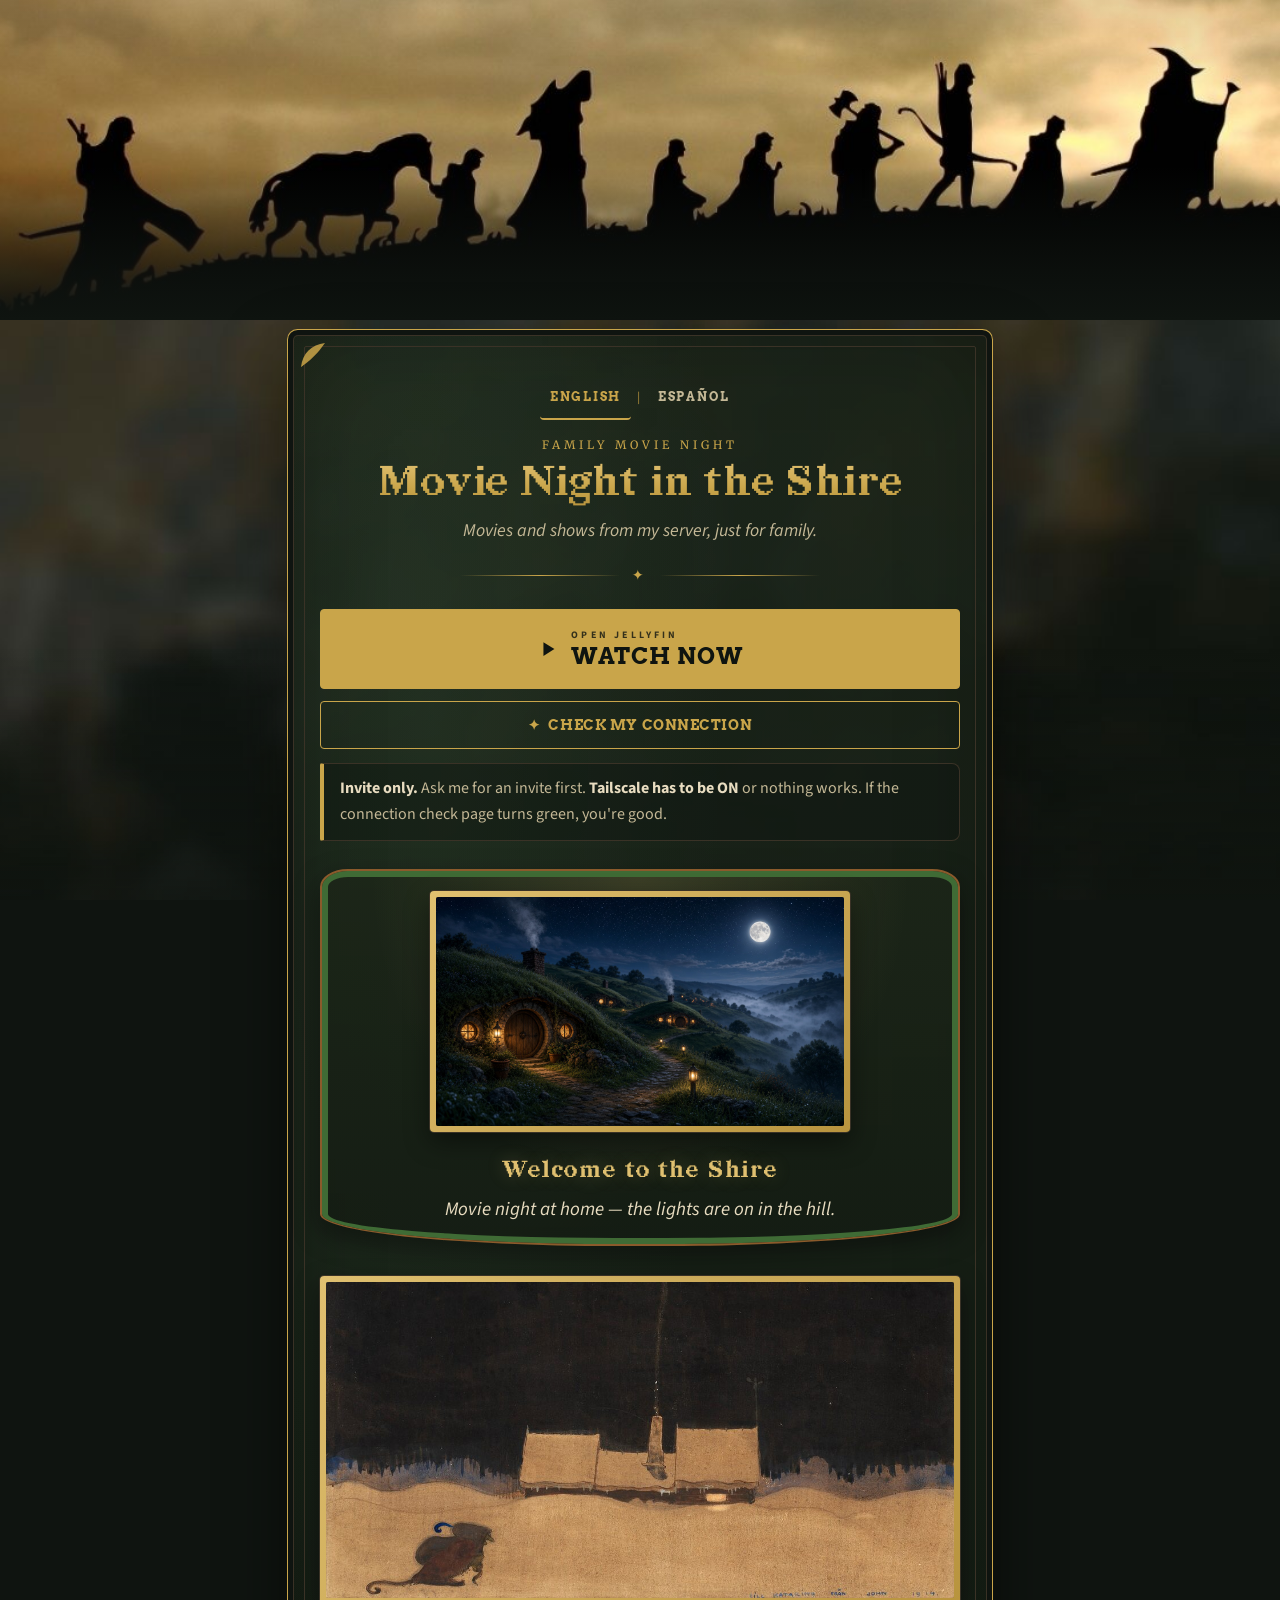
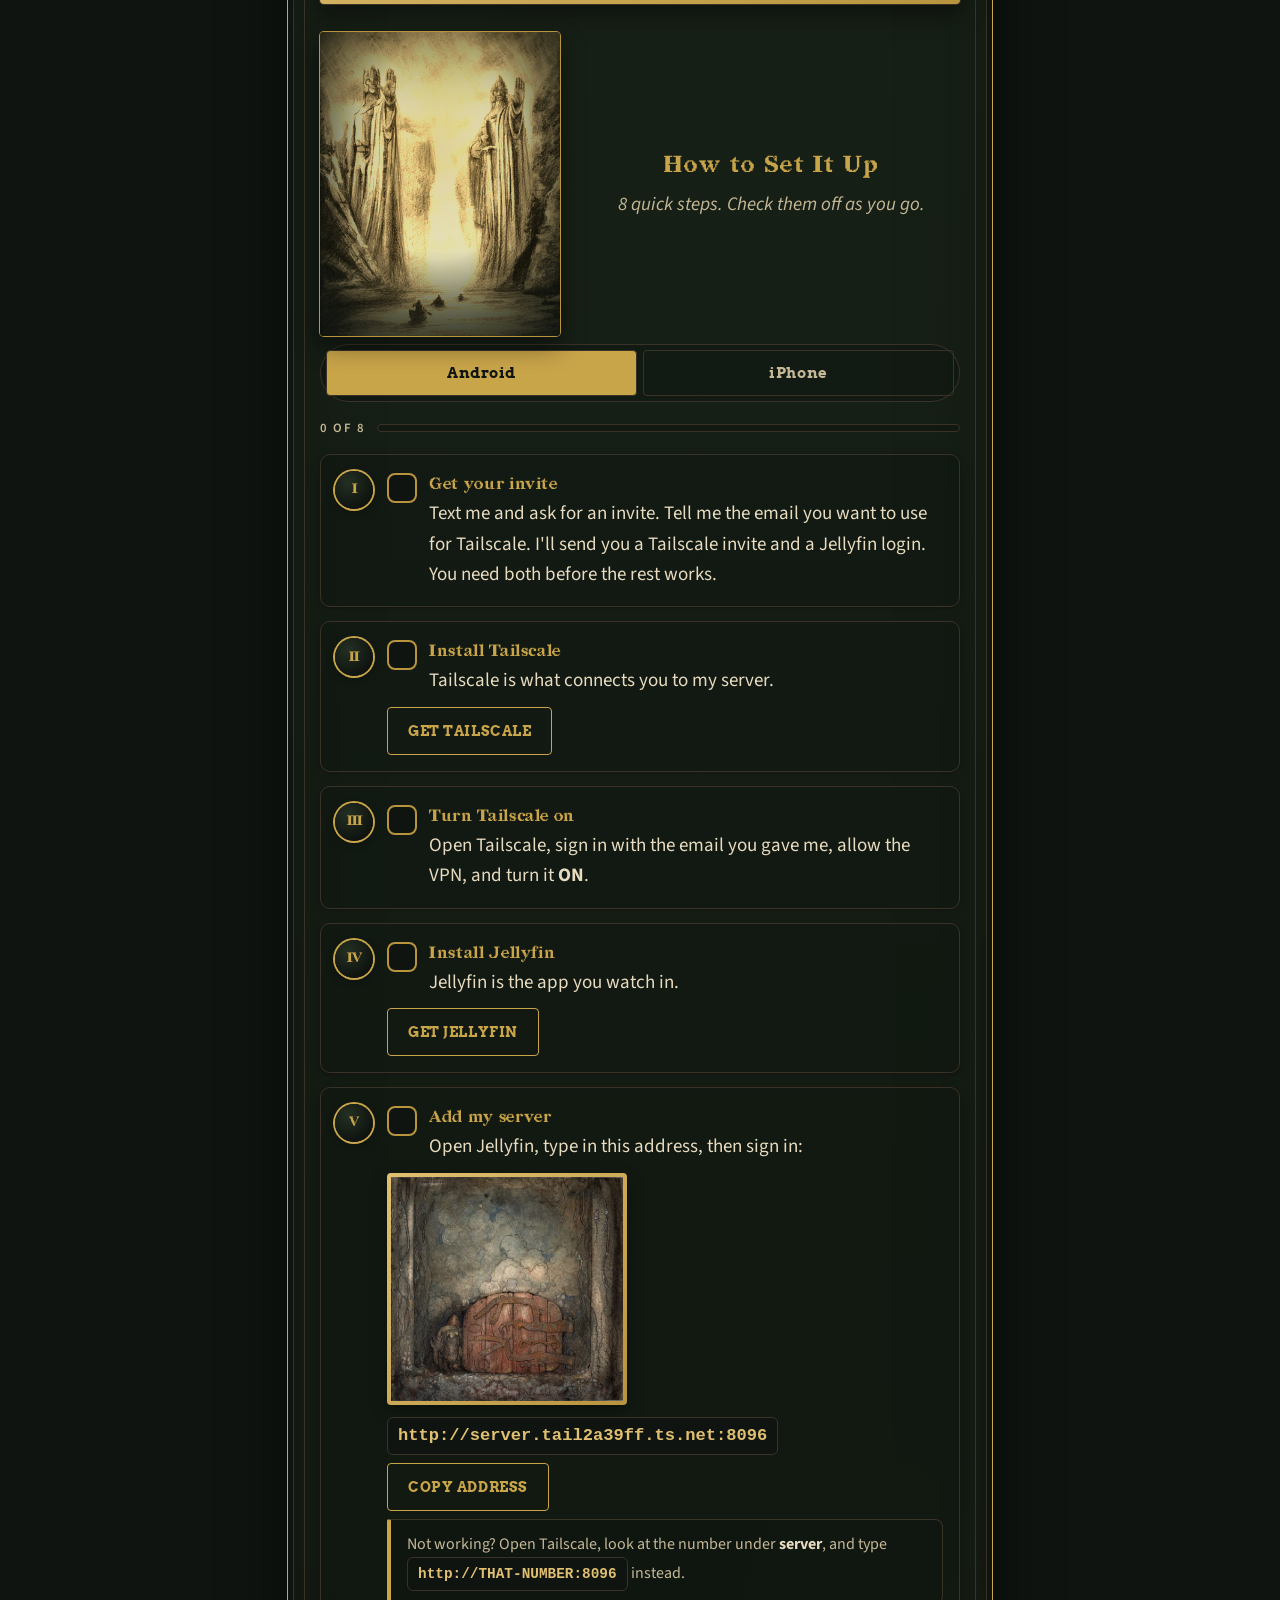
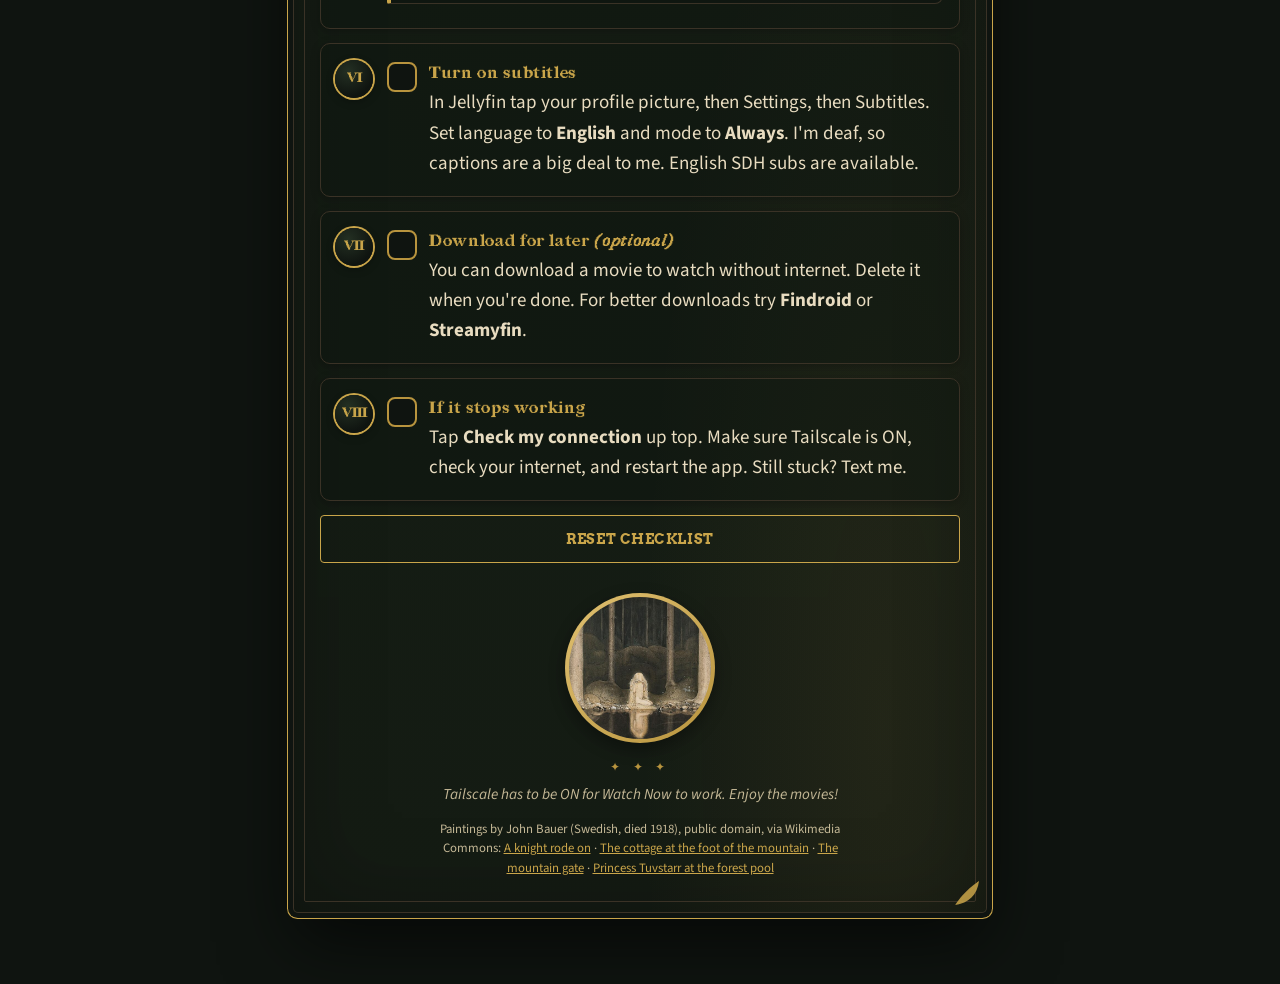
<file: index.html>
<!doctype html>
<html lang="en">
<head>
<meta charset="utf-8">
<meta name="viewport" content="width=device-width,initial-scale=1">
<meta name="robots" content="noindex,nofollow,noarchive,nosnippet">
<meta name="theme-color" content="#0f1410">
<title>Movie Night in the Shire</title>
<link rel="preconnect" href="https://fonts.googleapis.com">
<link rel="preconnect" href="https://fonts.gstatic.com" crossorigin>
<link rel="stylesheet" href="https://fonts.googleapis.com/css2?family=Arvo:wght@400;700&family=Merriweather:ital,wght@0,400;0,700;1,400&family=Source+Sans+3:ital,wght@0,400;0,600;0,700;1,400&display=swap">
<link rel="stylesheet" href="style.css?v=20261115b">
</head>
<body>
<header class="fellowship-banner">
  <img src="art/fellowship-ridge.jpg?v=20261115b" width="1080" height="531" data-i18n-alt="altFellowship" alt="The Fellowship walking along a mountain ridge under a golden sky">
</header>
<main>
<article class="page">

<nav class="lang-switch" data-i18n-aria="langLabel" aria-label="Language">
  <button type="button" data-lang="en" aria-pressed="true">English</button>
  <span class="sep" aria-hidden="true">|</span>
  <button type="button" data-lang="es" aria-pressed="false">Español</button>
</nav>

<p class="eyebrow" data-i18n="eyebrow">Family movie night</p>
<h1 data-i18n="h1">Movie Night in the Shire</h1>
<p class="lede" data-i18n="lede">Movies and shows from my server, just for family.</p>

<div class="flourish" aria-hidden="true"><span>✦</span></div>

<div class="actions">
  <a class="gate" href="http://server.tail2a39ff.ts.net:8096">
    <svg viewBox="0 0 24 24" aria-hidden="true"><path d="M7 4.5v15l12-7.5z" fill="currentColor"/></svg>
    <span class="gate-txt"><small data-i18n="openJellyfin">Open Jellyfin</small><span data-i18n="watchNow">Watch Now</span></span>
  </a>
  <a class="btn ghost wide" href="http://server.tail2a39ff.ts.net:8095/check.html" target="_blank" rel="noopener">✦ <span data-i18n="checkBtn">Check my connection</span></a>
</div>

<p class="scroll" data-i18n="inviteNote"><b>Invite only.</b> Ask me for an invite first. <b>Tailscale has to be ON</b> or nothing works. If the connection check page turns green, you're good.</p>

<section class="shire-welcome">
  <figure class="painting hero"><img src="art/shire-night.png" width="1600" height="900" data-i18n-alt="altHero" alt="The Shire at night with glowing homes under a full moon"></figure>
  <h2 data-i18n="shireWelcome">Welcome to the Shire</h2>
  <p data-i18n="shireWelcomeSub">Movie night at home — the lights are on in the hill.</p>
</section>

<figure class="painting banner"><img src="art/bauer-cottage.jpg" width="1100" height="554" data-i18n-alt="altCottage" alt="A small cottage with lit windows at the foot of a dark mountain, by John Bauer" loading="lazy"></figure>

<section class="argonath">
  <figure class="argonath-art">
    <img src="art/argonath.jpg?v=20261115b" width="800" height="1012" data-i18n-alt="altArgonath" alt="Pencil sketch of the Argonath, two giant stone kings with raised hands and boats on the river below" loading="lazy">
  </figure>
  <div class="argonath-copy">
    <h2 data-i18n="h2">How to Set It Up</h2>
    <p class="h2-sub" data-i18n="h2sub">8 quick steps. Check them off as you go.</p>
  </div>
</section>

<div class="tabs" role="tablist" data-i18n-aria="tabsLabel" aria-label="Pick your phone">
  <button class="tab" role="tab" data-t="android" aria-selected="true">Android</button>
  <button class="tab" role="tab" data-t="iphone" aria-selected="false">iPhone</button>
</div>

<div class="progress" aria-live="polite"><span id="pct">0 of 8</span><span class="bar"><i id="bar"></i></span></div>

<ol class="steps" id="android">
  <li><label><input type="checkbox" data-k="a1"><span class="txt"><span class="title" data-i18n="s1t">Get your invite</span><span data-i18n="s1b">Text me and ask for an invite. Tell me the email you want to use for Tailscale. I'll send you a Tailscale invite and a Jellyfin login. You need both before the rest works.</span></span></label></li>
  <li><label><input type="checkbox" data-k="a2"><span class="txt"><span class="title" data-i18n="s2t">Install Tailscale</span><span data-i18n="s2b">Tailscale is what connects you to my server.</span></span></label>
    <div class="more"><a class="btn" href="https://play.google.com/store/apps/details?id=com.tailscale.ipn" target="_blank" rel="noopener" data-i18n="getTailscale">Get Tailscale</a></div></li>
  <li><label><input type="checkbox" data-k="a3"><span class="txt"><span class="title" data-i18n="s3t">Turn Tailscale on</span><span data-i18n="s3b">Open Tailscale, sign in with the email you gave me, allow the VPN, and turn it <b>ON</b>.</span></span></label></li>
  <li><label><input type="checkbox" data-k="a4"><span class="txt"><span class="title" data-i18n="s4t">Install Jellyfin</span><span data-i18n="s4b">Jellyfin is the app you watch in.</span></span></label>
    <div class="more"><a class="btn" href="https://play.google.com/store/apps/details?id=org.jellyfin.mobile" target="_blank" rel="noopener" data-i18n="getJellyfin">Get Jellyfin</a></div></li>
  <li><label><input type="checkbox" data-k="a5"><span class="txt"><span class="title" data-i18n="s5t">Add my server</span><span data-i18n="s5b">Open Jellyfin, type in this address, then sign in:</span></span></label>
    <div class="more"><img class="step-art" src="art/bauer-gate.jpg" width="520" height="502" data-i18n-alt="altGate" alt="A big wooden door in a mountain wall, by John Bauer" loading="lazy">
    <p><code>http://server.tail2a39ff.ts.net:8096</code></p>
    <button class="btn copy" type="button" data-i18n="copy">Copy address</button>
    <p class="scroll" data-i18n="s5note">Not working? Open Tailscale, look at the number under <b>server</b>, and type <code>http://THAT-NUMBER:8096</code> instead.</p></div></li>
  <li><label><input type="checkbox" data-k="a6"><span class="txt"><span class="title" data-i18n="s6t">Turn on subtitles</span><span data-i18n="s6b">In Jellyfin tap your profile picture, then Settings, then Subtitles. Set language to <b>English</b> and mode to <b>Always</b>. I'm deaf, so captions are a big deal to me. English SDH subs are available.</span></span></label></li>
  <li><label><input type="checkbox" data-k="a7"><span class="txt"><span class="title" data-i18n="s7t">Download for later <em>(optional)</em></span><span data-i18n="s7bAndroid">You can download a movie to watch without internet. Delete it when you're done. For better downloads try <b>Findroid</b> or <b>Streamyfin</b>.</span></span></label></li>
  <li><label><input type="checkbox" data-k="a8"><span class="txt"><span class="title" data-i18n="s8t">If it stops working</span><span data-i18n="s8b">Tap <b>Check my connection</b> up top. Make sure Tailscale is ON, check your internet, and restart the app. Still stuck? Text me.</span></span></label></li>
</ol>

<ol class="steps" id="iphone" hidden>
  <li><label><input type="checkbox" data-k="i1"><span class="txt"><span class="title" data-i18n="s1t">Get your invite</span><span data-i18n="s1b">Text me and ask for an invite. Tell me the email you want to use for Tailscale. I'll send you a Tailscale invite and a Jellyfin login. You need both before the rest works.</span></span></label></li>
  <li><label><input type="checkbox" data-k="i2"><span class="txt"><span class="title" data-i18n="s2t">Install Tailscale</span><span data-i18n="s2b">Tailscale is what connects you to my server.</span></span></label>
    <div class="more"><a class="btn" href="https://apps.apple.com/app/tailscale/id1470499037" target="_blank" rel="noopener" data-i18n="getTailscale">Get Tailscale</a></div></li>
  <li><label><input type="checkbox" data-k="i3"><span class="txt"><span class="title" data-i18n="s3t">Turn Tailscale on</span><span data-i18n="s3b">Open Tailscale, sign in with the email you gave me, allow the VPN, and turn it <b>ON</b>.</span></span></label></li>
  <li><label><input type="checkbox" data-k="i4"><span class="txt"><span class="title" data-i18n="s4t">Install Jellyfin</span><span data-i18n="s4b">Jellyfin is the app you watch in.</span></span></label>
    <div class="more"><a class="btn" href="https://apps.apple.com/app/jellyfin-mobile/id1480192618" target="_blank" rel="noopener" data-i18n="getJellyfin">Get Jellyfin</a></div></li>
  <li><label><input type="checkbox" data-k="i5"><span class="txt"><span class="title" data-i18n="s5t">Add my server</span><span data-i18n="s5b">Open Jellyfin, type in this address, then sign in:</span></span></label>
    <div class="more"><img class="step-art" src="art/bauer-gate.jpg" width="520" height="502" data-i18n-alt="altGate" alt="A big wooden door in a mountain wall, by John Bauer" loading="lazy">
    <p><code>http://server.tail2a39ff.ts.net:8096</code></p>
    <button class="btn copy" type="button" data-i18n="copy">Copy address</button>
    <p class="scroll" data-i18n="s5note">Not working? Open Tailscale, look at the number under <b>server</b>, and type <code>http://THAT-NUMBER:8096</code> instead.</p></div></li>
  <li><label><input type="checkbox" data-k="i6"><span class="txt"><span class="title" data-i18n="s6t">Turn on subtitles</span><span data-i18n="s6b">In Jellyfin tap your profile picture, then Settings, then Subtitles. Set language to <b>English</b> and mode to <b>Always</b>. I'm deaf, so captions are a big deal to me. English SDH subs are available.</span></span></label></li>
  <li><label><input type="checkbox" data-k="i7"><span class="txt"><span class="title" data-i18n="s7t">Download for later <em>(optional)</em></span><span data-i18n="s7bIphone">You can download a movie to watch without internet. Delete it when you're done. For better downloads try <b>Streamyfin</b>.</span></span></label></li>
  <li><label><input type="checkbox" data-k="i8"><span class="txt"><span class="title" data-i18n="s8t">If it stops working</span><span data-i18n="s8b">Tap <b>Check my connection</b> up top. Make sure Tailscale is ON, check your internet, and restart the app. Still stuck? Text me.</span></span></label></li>
</ol>

<button class="btn ghost wide" type="button" id="reset" data-i18n="reset">Reset checklist</button>

<footer>
<img class="foot-art" src="art/bauer-tuvstarr.jpg" width="516" height="520" data-i18n-alt="altTuvstarr" alt="A girl kneeling by a dark forest pool, by John Bauer" loading="lazy">
<span class="rune">✦ ✦ ✦</span><span data-i18n="footer">Tailscale has to be ON for Watch Now to work. Enjoy the movies!</span>
<p class="credits"><span data-i18n="creditsIntro">Paintings by John Bauer (Swedish, died 1918), public domain, via Wikimedia Commons:</span>
<a href="https://commons.wikimedia.org/wiki/File:En_riddare_red_fram_(A_knight_rode_on)_by_John_Bauer.jpg">A knight rode on</a> &middot;
<a href="https://commons.wikimedia.org/wiki/File:John_Bauer-Stugan_vid_bergets_fot.jpg">The cottage at the foot of the mountain</a> &middot;
<a href="https://commons.wikimedia.org/wiki/File:Bergaporten_by_John_Bauer_1918.jpg">The mountain gate</a> &middot;
<a href="https://commons.wikimedia.org/wiki/File:John_Bauer_-_Princess_Tuvstarr_gazing_down_into_the_dark_waters_of_the_forest_tarn._-_Google_Art_Project.jpg">Princess Tuvstarr at the forest pool</a></p>
</footer>
</article>
</main>
<script>
const ADDR='http://server.tail2a39ff.ts.net:8096';
const I18N={
  en:{
    title:'Movie Night in the Shire',
    langLabel:'Language',
    eyebrow:'Family movie night',
    h1:'Movie Night in the Shire',
    lede:'Movies and shows from my server, just for family.',
    shireWelcome:'Welcome to the Shire',
    shireWelcomeSub:'Movie night at home — the lights are on in the hill.',
    openJellyfin:'Open Jellyfin',
    watchNow:'Watch Now',
    checkBtn:'Check my connection',
    inviteNote:'<b>Invite only.</b> Ask me for an invite first. <b>Tailscale has to be ON</b> or nothing works. If the connection check page turns green, you\'re good.',
    h2:'How to Set It Up',
    h2sub:'8 quick steps. Check them off as you go.',
    tabsLabel:'Pick your phone',
    progress:'{n} of {total}',
    s1t:'Get your invite',
    s1b:'Text me and ask for an invite. Tell me the email you want to use for Tailscale. I\'ll send you a Tailscale invite and a Jellyfin login. You need both before the rest works.',
    s2t:'Install Tailscale',
    s2b:'Tailscale is what connects you to my server.',
    getTailscale:'Get Tailscale',
    s3t:'Turn Tailscale on',
    s3b:'Open Tailscale, sign in with the email you gave me, allow the VPN, and turn it <b>ON</b>.',
    s4t:'Install Jellyfin',
    s4b:'Jellyfin is the app you watch in.',
    getJellyfin:'Get Jellyfin',
    s5t:'Add my server',
    s5b:'Open Jellyfin, type in this address, then sign in:',
    copy:'Copy address',
    copied:'Copied ✓',
    s5note:'Not working? Open Tailscale, look at the number under <b>server</b>, and type <code>http://THAT-NUMBER:8096</code> instead.',
    s6t:'Turn on subtitles',
    s6b:'In Jellyfin tap your profile picture, then Settings, then Subtitles. Set language to <b>English</b> and mode to <b>Always</b>. I\'m deaf, so captions are a big deal to me. English SDH subs are available.',
    s7t:'Download for later <em>(optional)</em>',
    s7bAndroid:'You can download a movie to watch without internet. Delete it when you\'re done. For better downloads try <b>Findroid</b> or <b>Streamyfin</b>.',
    s7bIphone:'You can download a movie to watch without internet. Delete it when you\'re done. For better downloads try <b>Streamyfin</b>.',
    s8t:'If it stops working',
    s8b:'Tap <b>Check my connection</b> up top. Make sure Tailscale is ON, check your internet, and restart the app. Still stuck? Text me.',
    reset:'Reset checklist',
    footer:'Tailscale has to be ON for Watch Now to work. Enjoy the movies!',
    creditsIntro:'Paintings by John Bauer (Swedish, died 1918), public domain, via Wikimedia Commons:',
    altHero:'The Shire at night with glowing homes under a full moon',
    altCottage:'A small cottage with lit windows at the foot of a dark mountain, by John Bauer',
    altGate:'A big wooden door in a mountain wall, by John Bauer',
    altTuvstarr:'A girl kneeling by a dark forest pool, by John Bauer',
    altFellowship:'The Fellowship walking along a mountain ridge under a golden sky',
    altArgonath:'Pencil sketch of the Argonath, two giant stone kings with raised hands and boats on the river below'
  },
  es:{
    title:'Noche de cine en la Comarca',
    langLabel:'Idioma',
    eyebrow:'Noche de cine en familia',
    h1:'Noche de cine en la Comarca',
    lede:'Películas y series de mi servidor, solo para la familia.',
    shireWelcome:'Bienvenidos a la Comarca',
    shireWelcomeSub:'Noche de cine en casa: las luces están encendidas en la colina.',
    openJellyfin:'Abrir Jellyfin',
    watchNow:'Ver ahora',
    checkBtn:'Comprobar mi conexión',
    inviteNote:'<b>Solo con invitación.</b> Pídeme una invitación primero. <b>Tailscale tiene que estar en ON</b> o no funciona nada. Si la página de comprobar la conexión se pone verde, ya estás listo.',
    h2:'Cómo configurarlo',
    h2sub:'Son 8 pasos cortos. Márcalos a medida que los completes.',
    tabsLabel:'Elige tu teléfono',
    progress:'{n} de {total}',
    s1t:'Consigue tu invitación',
    s1b:'Escríbeme y pídeme una invitación. Dime el correo que quieres usar para Tailscale. Te enviaré una invitación de Tailscale y tus datos para entrar a Jellyfin. Necesitas las dos cosas antes de seguir.',
    s2t:'Instala Tailscale',
    s2b:'Tailscale es lo que te conecta a mi servidor.',
    getTailscale:'Descargar Tailscale',
    s3t:'Enciende Tailscale',
    s3b:'Abre Tailscale, pulsa Sign in con el correo que me diste, permite el VPN y ponlo en <b>ON</b>.',
    s4t:'Instala Jellyfin',
    s4b:'Jellyfin es la app donde vas a ver las películas.',
    getJellyfin:'Descargar Jellyfin',
    s5t:'Agrega mi servidor',
    s5b:'Abre Jellyfin, escribe esta dirección y luego pulsa Sign in:',
    copy:'Copiar dirección',
    copied:'Copiado ✓',
    s5note:'¿No funciona? Abre Tailscale, mira el número debajo de <b>server</b> y escribe <code>http://THAT-NUMBER:8096</code> en su lugar.',
    s6t:'Activa los subtítulos',
    s6b:'En Jellyfin toca tu foto de perfil, luego Settings, luego Subtitles. Pon el idioma en <b>English</b> y el modo en <b>Always</b>. Soy sordo, así que los subtítulos son muy importantes para mí. Hay subtítulos English SDH.',
    s7t:'Descarga para más tarde <em>(opcional)</em>',
    s7bAndroid:'Puedes descargar una película para verla sin internet. Bórrala cuando termines. Para mejores descargas, prueba <b>Findroid</b> o <b>Streamyfin</b>.',
    s7bIphone:'Puedes descargar una película para verla sin internet. Bórrala cuando termines. Para mejores descargas, prueba <b>Streamyfin</b>.',
    s8t:'Si deja de funcionar',
    s8b:'Toca <b>Comprobar mi conexión</b> arriba. Asegúrate de que Tailscale esté en ON, revisa tu internet y reinicia la app. ¿Sigue fallando? Escríbeme.',
    reset:'Reiniciar la lista',
    footer:'Tailscale tiene que estar en ON para que Ver ahora funcione. ¡Disfruta las películas!',
    creditsIntro:'Pinturas de John Bauer (sueco, falleció en 1918), dominio público, a través de Wikimedia Commons:',
    altHero:'La Comarca de noche, con casas iluminadas bajo la luna llena',
    altCottage:'Una cabaña pequeña con ventanas iluminadas al pie de una montaña oscura, de John Bauer',
    altGate:'Una gran puerta de madera en la pared de una montaña, de John Bauer',
    altTuvstarr:'Una niña arrodillada junto a un estanque oscuro en el bosque, de John Bauer',
    altFellowship:'La Comunidad del Anillo caminando por una cresta bajo un cielo dorado',
    altArgonath:'Boceto a lápiz de los Argonath, dos reyes de piedra gigantes con las manos en alto y barcas en el río'
  }
};
const tabs=document.querySelectorAll('.tab');
let lang='en';
function t(){return I18N[lang]||I18N.en}
function get(k){try{return localStorage.getItem(k)}catch(e){return null}}
function set(k,v){try{localStorage.setItem(k,v)}catch(e){}}
function current(){return document.querySelector('ol.steps:not([hidden])')}
function progress(){
  const boxes=current().querySelectorAll('input[data-k]'),n=[...boxes].filter(c=>c.checked).length;
  document.getElementById('pct').textContent=t().progress.replace('{n}',n).replace('{total}',boxes.length);
  document.getElementById('bar').style.width=(100*n/boxes.length)+'%';
}
function applyLang(next){
  lang=next==='es'?'es':'en';
  const d=t();
  document.documentElement.lang=lang;
  document.title=d.title;
  document.querySelectorAll('[data-i18n]').forEach(el=>{const k=el.getAttribute('data-i18n');if(d[k]!=null)el.innerHTML=d[k]});
  document.querySelectorAll('[data-i18n-alt]').forEach(el=>{const k=el.getAttribute('data-i18n-alt');if(d[k]!=null)el.alt=d[k]});
  document.querySelectorAll('[data-i18n-aria]').forEach(el=>{const k=el.getAttribute('data-i18n-aria');if(d[k]!=null)el.setAttribute('aria-label',d[k])});
  document.querySelectorAll('.lang-switch button').forEach(b=>b.setAttribute('aria-pressed',b.dataset.lang===lang));
  set('fmn-lang',lang);
  progress();
}
function defaultLang(){
  const saved=get('fmn-lang');
  if(saved==='es'||saved==='en')return saved;
  const nav=(navigator.language||navigator.userLanguage||'en').toLowerCase();
  return nav.indexOf('es')===0?'es':'en';
}
function show(tab){
  tabs.forEach(b=>b.setAttribute('aria-selected',b.dataset.t===tab));
  ['android','iphone'].forEach(id=>document.getElementById(id).hidden=id!==tab);
  set('fmn-tab',tab);
  progress();
}
tabs.forEach(b=>b.onclick=()=>show(b.dataset.t));
document.querySelectorAll('.lang-switch button').forEach(b=>b.onclick=()=>applyLang(b.dataset.lang));
document.querySelectorAll('input[data-k]').forEach(c=>{
  const k='fmn-'+c.dataset.k,li=c.closest('li');
  c.checked=get(k)==='1';li.classList.toggle('done',c.checked);
  c.onchange=()=>{set(k,c.checked?'1':'0');li.classList.toggle('done',c.checked);progress()};
});
applyLang(defaultLang());
show(get('fmn-tab')||(/iPhone|iPad/.test(navigator.userAgent)?'iphone':'android'));
document.querySelectorAll('.copy').forEach(b=>b.onclick=async()=>{
  try{await navigator.clipboard.writeText(ADDR)}catch(e){const x=document.createElement('textarea');x.value=ADDR;document.body.appendChild(x);x.select();document.execCommand('copy');x.remove()}
  b.textContent=t().copied;setTimeout(()=>{b.textContent=t().copy},2000);
});
document.getElementById('reset').onclick=()=>{document.querySelectorAll('input[data-k]').forEach(c=>{c.checked=false;c.onchange()})};
</script>
</body>
</html>
</file>
<file: style.css>
/* Movie Night in the Shire: dark LotR palette (near-black forest, parchment text, gold accents).
   An earlier "shire" theme backup, index.html.bak-shire, was removed on 2026-11-12
   when the English/Español toggle was added. Shire wording, shire-night.png, and a
   cozy "Welcome to the Shire" section are kept so the page still feels like movie
   night at home in the hill.
   Fonts: Redaction 50 (self-hosted, OFL, from github.com/jeremymickel/Redaction) for
   main titles; Merriweather for smaller headings; Source Sans 3 for body.
   Own CSS/SVG; no studio art or logos. */

@font-face{
  font-family:"Redaction 50";
  src:url("fonts/Redaction50-Regular.woff2") format("woff2");
  font-weight:400;
  font-style:normal;
  font-display:swap;
}
@font-face{
  font-family:"Redaction 50";
  src:url("fonts/Redaction50-Italic.woff2") format("woff2");
  font-weight:400;
  font-style:italic;
  font-display:swap;
}
@font-face{
  font-family:"Redaction 50";
  src:url("fonts/Redaction50-Bold.woff2") format("woff2");
  font-weight:700;
  font-style:normal;
  font-display:swap;
}

*{box-sizing:border-box}
:root{
  --night:#0f1410;
  --night-2:#1a2419;
  --mist:#1a2419;
  --parchment:#e8dcc0;
  --ink:#e8dcc0;
  --ink-soft:#c4b896;
  --forest:#4a6b4a;
  --forest-2:#4a6b4a;
  --gold:#c9a54a;
  --gold-hi:#e0c070;
  --gold-lo:#b8943e;
  --border:#3a3226;
  --ember:#e07a5f;
  --ok:#8ec28e;
  --door:#3f6b35;
  --wood:#8b5a2b;
  --candle:#e0c070;
  --title:"Redaction 50", Georgia, serif;
  --display:"Merriweather", Georgia, serif;
  --sans:"Source Sans 3", system-ui, sans-serif;
}
html{scroll-behavior:smooth;-webkit-text-size-adjust:100%;overflow-x:hidden;max-width:100%}
body{
  margin:0;min-height:100vh;max-width:100%;overflow-x:hidden;color:var(--ink);
  font:19px/1.6 var(--sans);
  background-color:var(--night);
  background-image:url("art/rivendell-bg.jpg?v=20261115b");
  background-size:cover;
  background-position:center 42%;
  background-repeat:no-repeat;
  background-attachment:fixed;
}
/* soft ground fade so the Rivendell backdrop eases into the forest floor */
body::after{
  content:"";position:fixed;left:0;right:0;bottom:0;height:28vh;z-index:0;pointer-events:none;
  background:linear-gradient(180deg,transparent 0%,rgba(15,20,16,.55) 100%);
}
main{position:relative;z-index:1;max-width:720px;width:100%;margin:0 auto;padding:28px 14px 72px;min-width:0}
img,svg,video{max-width:100%}
.page,.shire-welcome,.painting,.argonath,.actions,.tabs,.steps{max-width:100%;min-width:0}

/* ---------- the dark forest page ---------- */
.page{
  position:relative;
  background:
    radial-gradient(ellipse 60% 40% at 20% 10%,rgba(74,107,74,.18),transparent 70%),
    radial-gradient(ellipse 50% 35% at 85% 95%,rgba(201,165,74,.08),transparent 70%),
    linear-gradient(180deg,rgba(26,36,25,.88) 0%,rgba(21,28,20,.90) 100%);
  border-radius:4px;
  padding:40px 26px 34px;
  box-shadow:0 0 0 1px var(--border),0 0 0 6px #0f1410,0 0 0 7px var(--gold),0 30px 70px rgba(0,0,0,.6),inset 0 0 90px rgba(0,0,0,.25);
}
.page::before{ /* inner rule */
  content:"";position:absolute;inset:10px;border:1px solid var(--border);border-radius:2px;pointer-events:none;
}
.page::after{ /* corner leaves */
  content:"";position:absolute;inset:4px;pointer-events:none;
  background:
    url("data:image/svg+xml,%3Csvg xmlns='http://www.w3.org/2000/svg' viewBox='0 0 40 40'%3E%3Cpath d='M4 36C6 18 18 6 36 4 30 12 24 22 4 36z' fill='%23c9a54a' opacity='.85'/%3E%3Cpath d='M5 35C14 24 22 15 33 7' stroke='%23b8943e' stroke-width='1' fill='none'/%3E%3C/svg%3E") top left/30px no-repeat,
    url("data:image/svg+xml,%3Csvg xmlns='http://www.w3.org/2000/svg' viewBox='0 0 40 40'%3E%3Cpath d='M36 4C34 22 22 34 4 36 10 28 16 18 36 4z' fill='%23c9a54a' opacity='.85'/%3E%3Cpath d='M35 5C26 16 18 25 7 33' stroke='%23b8943e' stroke-width='1' fill='none'/%3E%3C/svg%3E") bottom right/30px no-repeat;
}

/* ---------- language toggle ---------- */
.lang-switch{
  display:flex;align-items:center;justify-content:center;gap:4px;
  margin:0 0 16px;position:relative;z-index:1;
  font-family:var(--sans);font-size:.78rem;letter-spacing:.14em;text-transform:uppercase;font-weight:600;
}
.lang-switch button{
  appearance:none;-webkit-appearance:none;background:transparent;border:0;cursor:pointer;
  font:inherit;letter-spacing:inherit;text-transform:inherit;color:var(--ink-soft);
  padding:8px 10px;min-height:44px;border-bottom:2px solid transparent;
}
.lang-switch button[aria-pressed=true]{
  color:var(--gold);font-weight:700;border-bottom-color:var(--gold);
}
.lang-switch .sep{color:var(--gold-lo);opacity:.75;user-select:none;padding:0 2px}

/* ---------- header ---------- */
.crest{display:block;width:64px;height:64px;margin:0 auto 6px;filter:drop-shadow(0 2px 6px rgba(201,165,74,.35))}
.eyebrow{
  text-align:center;font-family:var(--display);font-size:.72rem;letter-spacing:.35em;
  text-transform:uppercase;color:var(--gold);margin:0 0 6px;
}
h1,h2,h3,h4,h5,h6{color:var(--gold)}
h1,h2{font-family:var(--title);font-weight:700}
h3,h4,h5,h6{font-family:var(--display);font-weight:700}
h1{
  text-align:center;
  font-size:clamp(1.75rem,6vw,2.6rem);line-height:1.12;letter-spacing:.04em;margin:0 0 10px;
  color:var(--gold);
  text-shadow:0 2px 18px rgba(0,0,0,.55);
}
@supports (-webkit-background-clip:text){
  h1{background:linear-gradient(180deg,#e0c070 0%,#c9a54a 60%,#b8943e 100%);-webkit-background-clip:text;background-clip:text;color:transparent;text-shadow:none}
}
.lede{text-align:center;font-style:italic;color:var(--ink-soft);font-size:1.12rem;margin:0 auto 4px;max-width:30em}
.flourish{display:flex;align-items:center;gap:12px;margin:18px auto 22px;max-width:360px;color:var(--gold)}
.flourish::before,.flourish::after{content:"";flex:1;height:1px;background:linear-gradient(90deg,transparent,var(--gold),transparent)}
.flourish span{font-size:.9rem;letter-spacing:.3em}

/* ---------- buttons ---------- */
.actions{display:grid;gap:12px;margin:6px 0 8px}
.gate{ /* main "Watch Now" button */
  display:flex;align-items:center;justify-content:center;gap:12px;text-decoration:none;
  font-family:var(--sans);font-weight:700;font-size:1.15rem;letter-spacing:.08em;text-transform:uppercase;
  color:#0f1410;padding:20px 18px;border-radius:999px;
  background:linear-gradient(180deg,#e0c070 0%,var(--gold) 55%,var(--gold-lo) 100%);
  border:1px solid var(--gold-lo);
  box-shadow:0 0 0 3px rgba(224,192,112,.25),0 10px 28px rgba(0,0,0,.45),inset 0 1px 0 #f3e3b0;
  transition:transform .15s,box-shadow .15s,filter .15s,background .15s;
}
.gate:hover,.gate:focus-visible{background:linear-gradient(180deg,#ead086 0%,var(--gold-hi) 55%,var(--gold) 100%);transform:translateY(-2px);box-shadow:0 0 0 4px rgba(224,192,112,.4),0 14px 34px rgba(0,0,0,.5),inset 0 1px 0 #f3e3b0}
.gate svg{width:22px;height:22px;flex:none}
.gate-txt{display:flex;flex-direction:column;align-items:flex-start;line-height:1.05;font-size:1.45rem}
.gate-txt small{font-size:.62rem;letter-spacing:.32em;opacity:.8;margin-bottom:4px;font-family:var(--sans)}
.btn{
  display:inline-flex;align-items:center;justify-content:center;gap:8px;min-height:48px;
  padding:11px 20px;border-radius:999px;cursor:pointer;text-decoration:none;
  font-family:var(--sans);font-weight:700;font-size:.88rem;letter-spacing:.1em;text-transform:uppercase;
  color:#0f1410;background:var(--gold);
  border:1px solid var(--gold-lo);box-shadow:0 4px 12px rgba(0,0,0,.3);
  transition:filter .15s,transform .15s,background .15s,color .15s;
}
.btn:hover,.btn:focus-visible{background:var(--gold-hi);transform:translateY(-1px)}
.btn.ghost{background:transparent;color:var(--gold);border:1.5px solid var(--border);box-shadow:none}
.btn.ghost:hover{background:rgba(74,107,74,.28);border-color:var(--gold)}
.btn.wide{width:100%}
a{color:var(--gold)}
a:hover,a:focus-visible{color:var(--gold-hi)}
a:focus-visible,button:focus-visible,input:focus-visible{outline:3px solid var(--gold);outline-offset:3px}

/* ---------- notes & code ---------- */
.scroll{
  background:rgba(15,20,16,.45);border:1px solid var(--border);border-left:4px solid var(--gold);
  border-radius:2px 8px 8px 2px;padding:12px 16px;margin:14px 0;color:var(--ink-soft);font-size:1rem;
}
.scroll b{color:var(--parchment)}
code{
  display:inline-block;max-width:100%;overflow-wrap:anywhere;
  font:600 .9em/1.4 ui-monospace,"SF Mono",Consolas,monospace;
  color:var(--gold-hi);background:#0f1410;border:1px solid var(--border);border-radius:6px;padding:6px 10px;
}

/* ---------- chapter headings ---------- */
h2{
  text-align:center;
  font-size:clamp(1.15rem,4vw,1.45rem);letter-spacing:.08em;margin:34px 0 4px;
}
.h2-sub{text-align:center;font-style:italic;color:var(--ink-soft);margin:0 0 18px}

/* ---------- cozy Shire welcome (hobbit-hole accents) ---------- */
.shire-welcome{
  margin:28px 0 10px;
  padding:20px 16px 18px;
  text-align:center;
  background:
    radial-gradient(ellipse at 50% 0%, rgba(224,192,112,.16), transparent 60%),
    linear-gradient(180deg,rgba(28,38,24,.86) 0%,rgba(20,28,19,.90) 100%);
  border:2px solid var(--wood);
  border-radius:28px 28px 46% 46% / 18px 18px 32px 32px;
  box-shadow:inset 0 0 0 6px var(--door),0 10px 28px rgba(0,0,0,.4);
  position:relative;z-index:1;
}
.shire-welcome .painting{margin:0 auto 14px;max-width:420px}
.shire-welcome h2{
  font-family:var(--title);color:var(--candle);margin:8px 0 6px;
  text-shadow:0 0 18px rgba(224,192,112,.25);
}
.shire-welcome p{margin:0 auto;max-width:28em;color:var(--parchment);font-style:italic}

/* ---------- tabs ---------- */
.tabs{display:flex;gap:6px;padding:5px;margin:0 0 16px;border-radius:999px;background:rgba(15,20,16,.45);border:1px solid var(--border)}
.tab{
  flex:1;min-height:46px;border:0;border-radius:999px;cursor:pointer;background:transparent;
  font-family:var(--sans);font-weight:700;font-size:.92rem;letter-spacing:.1em;color:var(--ink-soft);
}
.tab[aria-selected=true]{background:var(--gold);color:#0f1410;box-shadow:0 3px 10px rgba(0,0,0,.35)}

/* ---------- the checklist (chapters) ---------- */
ol.steps{list-style:none;margin:0;padding:0;counter-reset:ch}
ol.steps li{
  counter-increment:ch;position:relative;
  margin:0 0 14px;padding:16px 16px 16px 66px;
  background:rgba(15,20,16,.45);
  border:1px solid var(--border);border-radius:10px;
  box-shadow:0 2px 10px rgba(0,0,0,.25);
  transition:opacity .2s,background .2s;
}
ol.steps li::before{ /* roman numeral seal */
  content:counter(ch,upper-roman);position:absolute;left:14px;top:16px;
  width:38px;height:38px;border-radius:50%;display:grid;place-items:center;
  font:700 .85rem/1 var(--title);color:var(--gold);
  background:radial-gradient(circle at 35% 30%,#243023,var(--night) 70%);
  box-shadow:0 0 0 2px var(--gold),0 3px 8px rgba(0,0,0,.35);
}
ol.steps label{display:flex;gap:12px;align-items:flex-start;cursor:pointer}
ol.steps .txt{flex:1}
ol.steps .title{display:block;font-family:var(--title);font-weight:700;font-size:1.02rem;letter-spacing:.04em;color:var(--gold);margin-bottom:2px}
ol.steps input[type=checkbox]{
  appearance:none;-webkit-appearance:none;flex:none;margin:2px 0 0;width:30px;height:30px;cursor:pointer;
  border:2px solid var(--gold-lo);border-radius:8px;background:#0f1410;display:grid;place-items:center;
}
ol.steps input[type=checkbox]::after{content:"";width:14px;height:8px;border:3px solid #0f1410;border-top:0;border-right:0;transform:rotate(-45deg) translate(1px,-2px) scale(0);transition:transform .15s}
ol.steps input[type=checkbox]:checked{background:var(--gold);border-color:var(--gold)}
ol.steps input[type=checkbox]:checked::after{transform:rotate(-45deg) translate(1px,-2px) scale(1)}
ol.steps li.done{opacity:.65;background:rgba(15,20,16,.25)}
ol.steps li.done .title{text-decoration:line-through;text-decoration-color:var(--gold-lo)}
ol.steps li.done::before{content:"✓";font-size:1rem}
ol.steps .more{margin:10px 0 0}
ol.steps .more p{margin:8px 0}
.progress{display:flex;align-items:center;gap:12px;margin:0 0 16px;font-family:var(--sans);font-size:.8rem;letter-spacing:.12em;color:var(--ink-soft);text-transform:uppercase;font-weight:600}
.progress .bar{flex:1;height:8px;border-radius:999px;background:rgba(15,20,16,.55);overflow:hidden;border:1px solid var(--border)}
.progress .bar i{display:block;height:100%;width:0;background:linear-gradient(90deg,var(--gold-lo),var(--gold-hi));transition:width .3s}

/* ---------- status lines (check page) ---------- */
.beacon{display:block;width:120px;height:120px;margin:4px auto 8px}
.beacon .glow{animation:breathe 3.2s ease-in-out infinite;transform-origin:60px 60px}
@keyframes breathe{50%{opacity:.55;transform:scale(.92)}}
.status-list{list-style:none;padding:0;margin:22px 0}
.status-list li{display:flex;gap:14px;align-items:center;padding:14px 16px;margin:0 0 10px;border-radius:10px;background:rgba(15,20,16,.45);border:1px solid var(--border)}
.status-list .dot{flex:none;width:18px;height:18px;border-radius:50%;background:#b9a57a;box-shadow:0 0 0 3px rgba(185,165,122,.25)}
.status-list .ok .dot{background:var(--ok);box-shadow:0 0 0 3px rgba(142,194,142,.25),0 0 12px rgba(142,194,142,.6)}
.status-list .bad .dot{background:var(--ember);box-shadow:0 0 0 3px rgba(224,122,95,.25),0 0 12px rgba(224,122,95,.6)}
.status-list .wait .dot{animation:breathe 1.2s ease-in-out infinite}
.status-list strong{display:block;font-family:var(--display);font-size:.95rem;letter-spacing:.05em;color:var(--gold)}
.status-list span{color:var(--ink-soft);font-size:.98rem}
.center{text-align:center}
.row{display:flex;flex-wrap:wrap;gap:10px;justify-content:center;margin-top:18px}

/* ---------- fellowship (devices page) ---------- */
.summary{text-align:center;font-family:var(--display);letter-spacing:.06em;color:var(--gold);font-size:1.05rem;margin:0 0 4px}
.updated{text-align:center;font-style:italic;color:var(--ink-soft);font-size:.95rem;margin:0 0 18px}
.fellows{display:grid;gap:12px;grid-template-columns:repeat(auto-fill,minmax(240px,1fr))}
.fellow{display:flex;gap:14px;align-items:center;padding:14px 16px;border-radius:12px;background:rgba(15,20,16,.45);border:1px solid var(--border);box-shadow:0 2px 10px rgba(0,0,0,.25)}
.orb{flex:none;width:42px;height:42px;border-radius:50%;background:radial-gradient(circle at 35% 30%,#d9c8a0,#8d7a55 70%);box-shadow:inset 0 -4px 8px rgba(0,0,0,.25)}
.fellow.on .orb{background:radial-gradient(circle at 35% 30%,#b8f0c8,#3d9a5f 55%,#1d5233 100%);box-shadow:0 0 14px rgba(61,154,95,.6),inset 0 -4px 8px rgba(0,0,0,.25)}
.fellow.off .orb{background:radial-gradient(circle at 35% 30%,#f2c0a8,#b4553a 55%,#5e2416 100%);box-shadow:inset 0 -4px 8px rgba(0,0,0,.3);opacity:.85}
.fellow .who{min-width:0}
.fellow .name{display:block;font-family:var(--display);font-weight:700;font-size:.98rem;letter-spacing:.03em;color:var(--parchment);overflow-wrap:anywhere}
.fellow .meta{display:block;color:var(--ink-soft);font-size:.92rem;overflow-wrap:anywhere}
.fellow .state{display:block;font-size:.88rem;font-weight:600}
.fellow.on .state{color:var(--ok)}
.fellow.off .state{color:var(--ember)}
.empty{text-align:center;font-style:italic;color:var(--ink-soft)}

footer{text-align:center;margin-top:30px;color:var(--ink-soft);font-style:italic;font-size:.95rem}
footer .rune{display:block;font-family:var(--display);font-style:normal;letter-spacing:.4em;color:var(--gold-lo);font-size:.75rem;margin-bottom:6px}
[hidden]{display:none!important}
@media (max-width:420px){
  body{font-size:18px}
  .page{padding:34px 18px 28px}
  ol.steps li{padding-left:60px}
  .gate{font-size:1.05rem;letter-spacing:.08em}
}
@media (prefers-reduced-motion:reduce){
  *,*::before,*::after{animation:none!important;transition:none!important}
  html{scroll-behavior:auto}
}

/* ---------- John Bauer paintings (public domain) ---------- */
.painting{margin:0 auto 22px;padding:6px;background:linear-gradient(135deg,var(--gold-hi),var(--gold-lo));border-radius:4px;box-shadow:0 0 0 1px var(--border),0 10px 26px rgba(0,0,0,.45)}
.painting img{display:block;width:100%;height:auto;border-radius:2px;box-shadow:inset 0 0 0 1px rgba(0,0,0,.3)}
.painting.hero{max-width:420px;margin-bottom:20px}
.painting.banner{margin:30px 0 6px}
.step-art{display:block;width:100%;max-width:240px;height:auto;margin:6px 0 12px;padding:4px;border-radius:4px;background:linear-gradient(135deg,var(--gold-hi),var(--gold-lo));box-shadow:0 6px 16px rgba(0,0,0,.35)}
.foot-art{display:block;width:150px;height:auto;margin:0 auto 14px;padding:4px;border-radius:50%;background:linear-gradient(135deg,var(--gold-hi),var(--gold-lo));box-shadow:0 6px 16px rgba(0,0,0,.35);aspect-ratio:1;object-fit:cover}
.credits{font-style:normal;font-size:.8rem;line-height:1.5;margin:14px auto 0;max-width:34em;color:var(--ink-soft)}
.credits a{color:var(--gold)}
.credits a:hover{color:var(--gold-hi)}

/* Buttons use Arvo (user request Nov 15) */
button,.btn,.gate,.tab,.gate-txt{font-family:"Arvo",Georgia,serif !important;letter-spacing:.04em}

/* Square, clean buttons (user request Nov 15) */
button,.btn,.gate,.tab{border-radius:4px !important;box-shadow:none !important;text-shadow:none !important;background-image:none !important}
.gate{background:var(--gold) !important;color:#0f1410 !important;border:1px solid var(--gold) !important}
.gate:hover{background:#e0c070 !important}
.btn{background:transparent;border:1px solid var(--gold) !important;color:var(--gold)}
.btn:hover{background:rgba(201,165,74,.12)}
.tab{border:1px solid #3a3226 !important}

/* ---------- Fellowship header banner (full-width, silhouettes stay in frame) ---------- */
.fellowship-banner{
  position:relative;
  z-index:1;
  width:100%;
  max-width:100%;
  margin:0;
  overflow:hidden;
  height:clamp(160px,32vw,320px);
  background:#0f1410;
}
.fellowship-banner img{
  display:block;
  width:100%;
  height:100%;
  object-fit:cover;
  object-position:center 80%;
}
.fellowship-banner::after{
  content:"";
  position:absolute;
  inset:0;
  pointer-events:none;
  background:linear-gradient(180deg,rgba(15,20,16,.10) 0%,transparent 28%,transparent 52%,rgba(15,20,16,.72) 84%,#0f1410 100%);
}
body:has(.fellowship-banner) main{padding-top:16px}

/* ---------- Argonath section art (sepia/gold + vignette) ---------- */
.argonath{
  display:flex;
  align-items:center;
  gap:22px;
  margin:28px 0 8px;
  max-width:100%;
  min-width:0;
}
.argonath-art{
  position:relative;
  flex:0 0 38%;
  max-width:240px;
  min-width:0;
  margin:0;
  overflow:hidden;
  border-radius:4px;
  background:#0f1410;
  box-shadow:0 0 0 1px var(--gold-lo),0 10px 26px rgba(0,0,0,.45);
}
.argonath-art img{
  display:block;
  width:100%;
  max-width:100%;
  height:auto;
  /* stronger gold/sepia so it isn't plain gray */
  filter:sepia(.85) saturate(1.45) brightness(.88) contrast(1.12);
}
.argonath-art::after{
  content:"";
  position:absolute;
  inset:0;
  pointer-events:none;
  background:
    radial-gradient(ellipse at 50% 38%,rgba(201,165,74,.38) 0%,rgba(201,165,74,.14) 42%,rgba(15,20,16,.7) 100%),
    linear-gradient(180deg,rgba(201,165,74,.20),transparent 28%,transparent 72%,rgba(15,20,16,.5));
  box-shadow:inset 0 0 70px 16px rgba(15,20,16,.55);
}
.argonath-copy{flex:1;min-width:0}
.argonath-copy h2{margin:0 0 6px}
.argonath-copy .h2-sub{margin:0}

@media (max-width:560px){
  .argonath{flex-direction:column;align-items:stretch;gap:14px;margin:24px 0 12px;width:100%}
  .argonath-art{flex:none;width:100%;max-width:100%;min-width:0}
  .argonath-art img{
    width:100%;
    max-width:100%;
    height:320px;
    max-height:320px;
    object-fit:cover;
    object-position:center 30%;
    margin:0 auto;
  }
}

/* Narrow screens: show the full Fellowship line, no zoom/crop */
@media (max-width:800px){
  .fellowship-banner{height:auto}
  .fellowship-banner img{
    width:100%;
    height:auto;
    object-fit:contain;
    object-position:center bottom;
  }
  body{background-attachment:scroll;position:relative}
  body::after{position:absolute}
}
</file>
